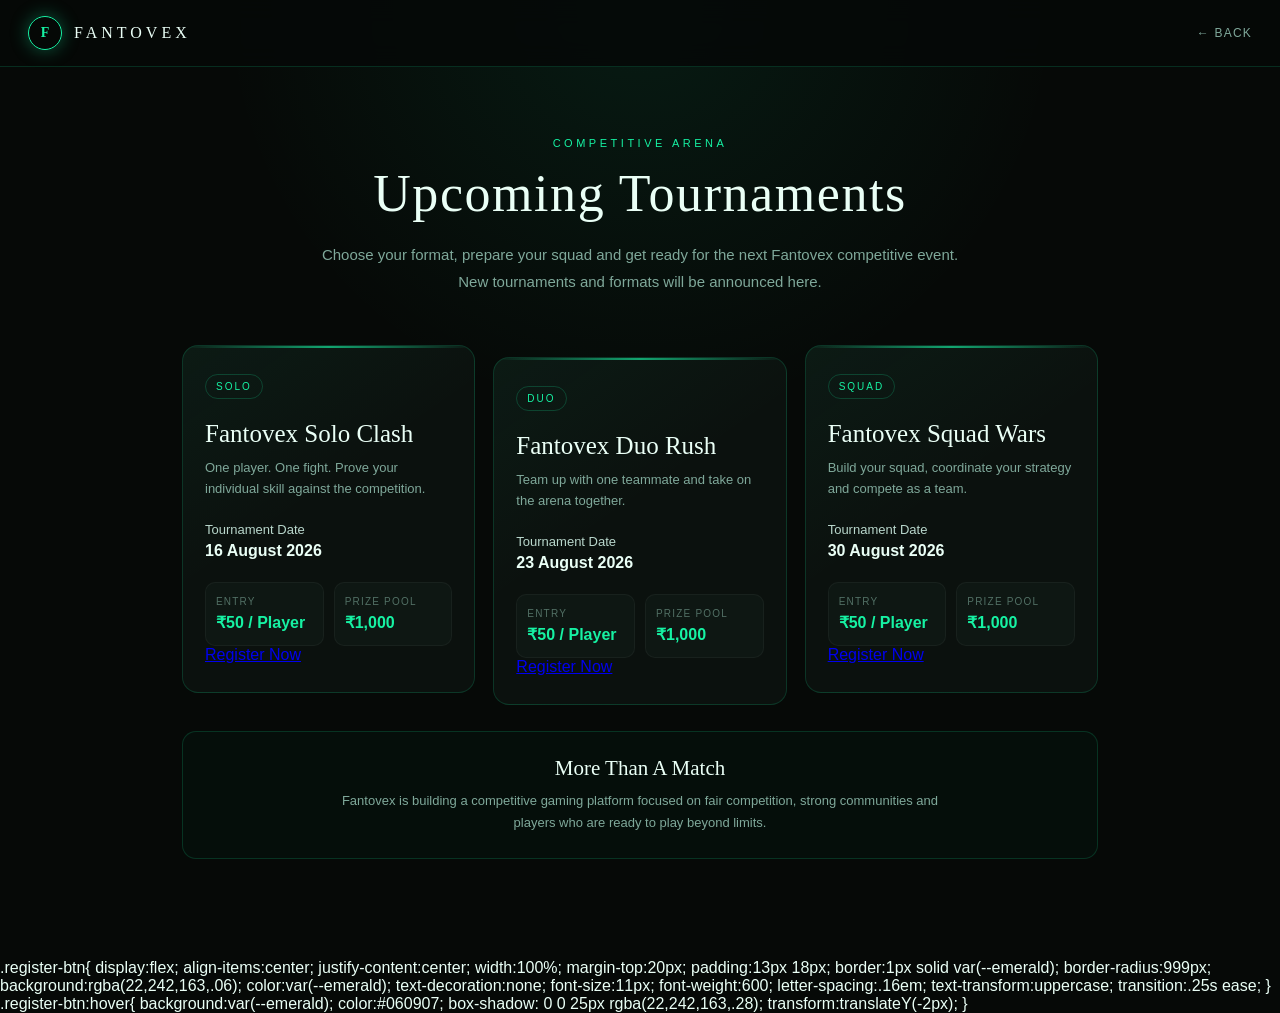
<file: fantovex-tournament.html>
<!DOCTYPE html>
<html lang="en">
<head>
<meta charset="UTF-8">
<meta name="viewport" content="width=device-width, initial-scale=1.0">

<meta name="theme-color" content="#060907">
<meta name="description" content="Fantovex Esports — Upcoming competitive tournaments.">

<title>Fantovex — Tournaments</title>

<style>
:root{
  --bg:#060907;
  --panel:#0b110e;
  --panel2:#0e1713;
  --emerald:#16f2a3;
  --emerald2:#0bc982;
  --text:#eafff6;
  --mist:#7fa89a;
  --muted:#527065;
  --line:rgba(22,242,163,.16);
}

*{
  box-sizing:border-box;
  margin:0;
  padding:0;
}

html{
  scroll-behavior:smooth;
}

body{
  background:
    radial-gradient(circle at 50% 0%,rgba(22,242,163,.08),transparent 35%),
    var(--bg);
  color:var(--text);
  font-family:Arial,sans-serif;
  min-height:100vh;
}

/* HEADER */

header{
  position:sticky;
  top:0;
  z-index:50;
  display:flex;
  align-items:center;
  justify-content:space-between;
  padding:16px 28px;
  background:rgba(6,9,7,.88);
  backdrop-filter:blur(12px);
  border-bottom:1px solid var(--line);
}

.brand{
  display:flex;
  align-items:center;
  gap:12px;
}

.brand-mark{
  width:34px;
  height:34px;
  border-radius:50%;
  border:1px solid var(--emerald);
  display:flex;
  align-items:center;
  justify-content:center;
  box-shadow:0 0 18px rgba(22,242,163,.35);
  overflow:hidden;
}

.brand-mark span{
  font-family:Georgia,serif;
  font-size:14px;
  font-weight:bold;
  color:var(--emerald);
}

.brand-name{
  font-family:Georgia,serif;
  font-size:16px;
  letter-spacing:.25em;
}

.back-link{
  color:var(--mist);
  text-decoration:none;
  font-size:12px;
  letter-spacing:.1em;
  text-transform:uppercase;
  transition:.25s;
}

.back-link:hover{
  color:var(--emerald);
}

/* MAIN */

main{
  max-width:960px;
  margin:auto;
  padding:70px 22px 100px;
}

.hero{
  text-align:center;
  margin-bottom:50px;
}

.eyebrow{
  color:var(--emerald);
  font-size:11px;
  letter-spacing:.32em;
  text-transform:uppercase;
  margin-bottom:15px;
}

h1{
  font-family:Georgia,serif;
  font-weight:400;
  font-size:clamp(32px,7vw,52px);
  letter-spacing:.03em;
  margin-bottom:18px;
}

.hero p{
  max-width:650px;
  margin:auto;
  color:var(--mist);
  font-size:15px;
  line-height:1.8;
}

/* TOURNAMENT GRID */

.tournaments{
  display:grid;
  grid-template-columns:repeat(3,1fr);
  gap:18px;
}

.card{
  position:relative;
  background:
    linear-gradient(145deg,rgba(22,242,163,.045),transparent 45%),
    var(--panel);
  border:1px solid var(--line);
  border-radius:16px;
  padding:28px 22px;
  overflow:hidden;
  transition:transform .25s ease,border-color .25s ease,box-shadow .25s ease;
}

.card:hover{
  transform:translateY(-5px);
  border-color:rgba(22,242,163,.42);
  box-shadow:0 18px 45px rgba(0,0,0,.35);
}

.card::before{
  content:"";
  position:absolute;
  top:0;
  left:0;
  right:0;
  height:2px;
  background:linear-gradient(90deg,transparent,var(--emerald),transparent);
  opacity:.65;
}

.format{
  display:inline-block;
  padding:6px 10px;
  border:1px solid rgba(22,242,163,.2);
  border-radius:50px;
  color:var(--emerald);
  font-size:10px;
  letter-spacing:.2em;
  text-transform:uppercase;
  margin-bottom:20px;
}

.card h2{
  font-family:Georgia,serif;
  font-weight:400;
  font-size:25px;
  line-height:1.2;
  margin-bottom:9px;
}

.card .description{
  color:var(--mist);
  font-size:13px;
  line-height:1.6;
  min-height:42px;
}

.date{
  margin-top:22px;
  color:#b9d7cc;
  font-size:13px;
}

.date strong{
  display:block;
  color:var(--text);
  font-size:16px;
  margin-top:5px;
}

.stats{
  display:grid;
  grid-template-columns:1fr 1fr;
  gap:10px;
  margin-top:22px;
}

.stat{
  background:var(--panel2);
  border:1px solid rgba(255,255,255,.045);
  border-radius:10px;
  padding:13px 10px;
}

.stat span{
  display:block;
  color:var(--muted);
  font-size:10px;
  letter-spacing:.12em;
  text-transform:uppercase;
  margin-bottom:6px;
}

.stat strong{
  color:var(--emerald);
  font-size:16px;
}

.status{
  margin-top:20px;
  padding:10px;
  text-align:center;
  border-radius:8px;
  background:rgba(22,242,163,.055);
  color:var(--mist);
  font-size:10px;
  letter-spacing:.13em;
  text-transform:uppercase;
}

/* BOTTOM MESSAGE */

.notice{
  margin-top:38px;
  padding:24px;
  text-align:center;
  border:1px solid var(--line);
  border-radius:14px;
  background:rgba(22,242,163,.025);
}

.notice h3{
  font-family:Georgia,serif;
  font-size:21px;
  font-weight:400;
  margin-bottom:9px;
}

.notice p{
  max-width:620px;
  margin:auto;
  color:var(--mist);
  font-size:13px;
  line-height:1.7;
}

/* MOBILE */

@media(max-width:760px){

  header{
    padding:14px 18px;
  }

  .brand-name{
    font-size:14px;
  }

  main{
    padding:55px 16px 80px;
  }

  .hero{
    margin-bottom:35px;
  }

  .hero p{
    font-size:14px;
  }

  .tournaments{
    grid-template-columns:1fr;
    gap:15px;
  }

  .card{
    padding:25px 20px;
  }

  .card h2{
    font-size:24px;
  }
}

@media(min-width:761px){
  .card:nth-child(2){
    transform:translateY(12px);
  }

  .card:nth-child(2):hover{
    transform:translateY(7px);
  }
}
</style>
</head>

<body>

<header>

  <div class="brand">
    <div class="brand-mark">
      <span>F</span>
    </div>

    <div class="brand-name">
      FANTOVEX
    </div>
  </div>

  <a class="back-link" href="index.html">
    ← Back
  </a>

</header>


<main>

  <section class="hero">

    <div class="eyebrow">
      Competitive Arena
    </div>

    <h1>
      Upcoming Tournaments
    </h1>

    <p>
      Choose your format, prepare your squad and get ready
      for the next Fantovex competitive event.
      New tournaments and formats will be announced here.
    </p>

  </section>


  <section class="tournaments">


    <!-- SOLO -->

    <article class="card">

      <span class="format">
        Solo
      </span>

      <h2>
        Fantovex Solo Clash
      </h2>

      <p class="description">
        One player. One fight. Prove your individual skill
        against the competition.
      </p>

      <div class="date">
        Tournament Date
        <strong>
          16 August 2026
        </strong>
      </div>

      <div class="stats">

        <div class="stat">
          <span>
            Entry
          </span>

          <strong>
            ₹50 / Player
          </strong>
        </div>

        <div class="stat">
          <span>
            Prize Pool
          </span>

          <strong>
            ₹1,000
          </strong>
        </div>

      </div>

      <a href="register.html?format=solo"
   class="register-btn">
  Register Now
</a>

    </article>


    <!-- DUO -->

    <article class="card">

      <span class="format">
        Duo
      </span>

      <h2>
        Fantovex Duo Rush
      </h2>

      <p class="description">
        Team up with one teammate and take on the arena
        together.
      </p>

      <div class="date">
        Tournament Date
        <strong>
          23 August 2026
        </strong>
      </div>

      <div class="stats">

        <div class="stat">
          <span>
            Entry
          </span>

          <strong>
            ₹50 / Player
          </strong>
        </div>

        <div class="stat">
          <span>
            Prize Pool
          </span>

          <strong>
            ₹1,000
          </strong>
        </div>

      </div>

     <a href="register.html?format=duo"
   class="register-btn">
  Register Now
</a>

    </article>


    <!-- SQUAD -->

    <article class="card">

      <span class="format">
        Squad
      </span>

      <h2>
        Fantovex Squad Wars
      </h2>

      <p class="description">
        Build your squad, coordinate your strategy and
        compete as a team.
      </p>

      <div class="date">
        Tournament Date
        <strong>
          30 August 2026
        </strong>
      </div>

      <div class="stats">

        <div class="stat">
          <span>
            Entry
          </span>

          <strong>
            ₹50 / Player
          </strong>
        </div>

        <div class="stat">
          <span>
            Prize Pool
          </span>

          <strong>
            ₹1,000
          </strong>
        </div>

      </div>

      <a href="register.html?format=squad"
   class="register-btn">
  Register Now
</a>

    </article>

  </section>


  <section class="notice">

    <h3>
      More Than A Match
    </h3>

    <p>
      Fantovex is building a competitive gaming platform
      focused on fair competition, strong communities and
      players who are ready to play beyond limits.
    </p>

  </section>

</main>

</body>
  </html>
.register-btn{
  display:flex;
  align-items:center;
  justify-content:center;

  width:100%;
  margin-top:20px;
  padding:13px 18px;

  border:1px solid var(--emerald);
  border-radius:999px;

  background:rgba(22,242,163,.06);
  color:var(--emerald);

  text-decoration:none;

  font-size:11px;
  font-weight:600;
  letter-spacing:.16em;
  text-transform:uppercase;

  transition:.25s ease;
}

.register-btn:hover{
  background:var(--emerald);
  color:#060907;

  box-shadow:
    0 0 25px rgba(22,242,163,.28);

  transform:translateY(-2px);
}
</file>
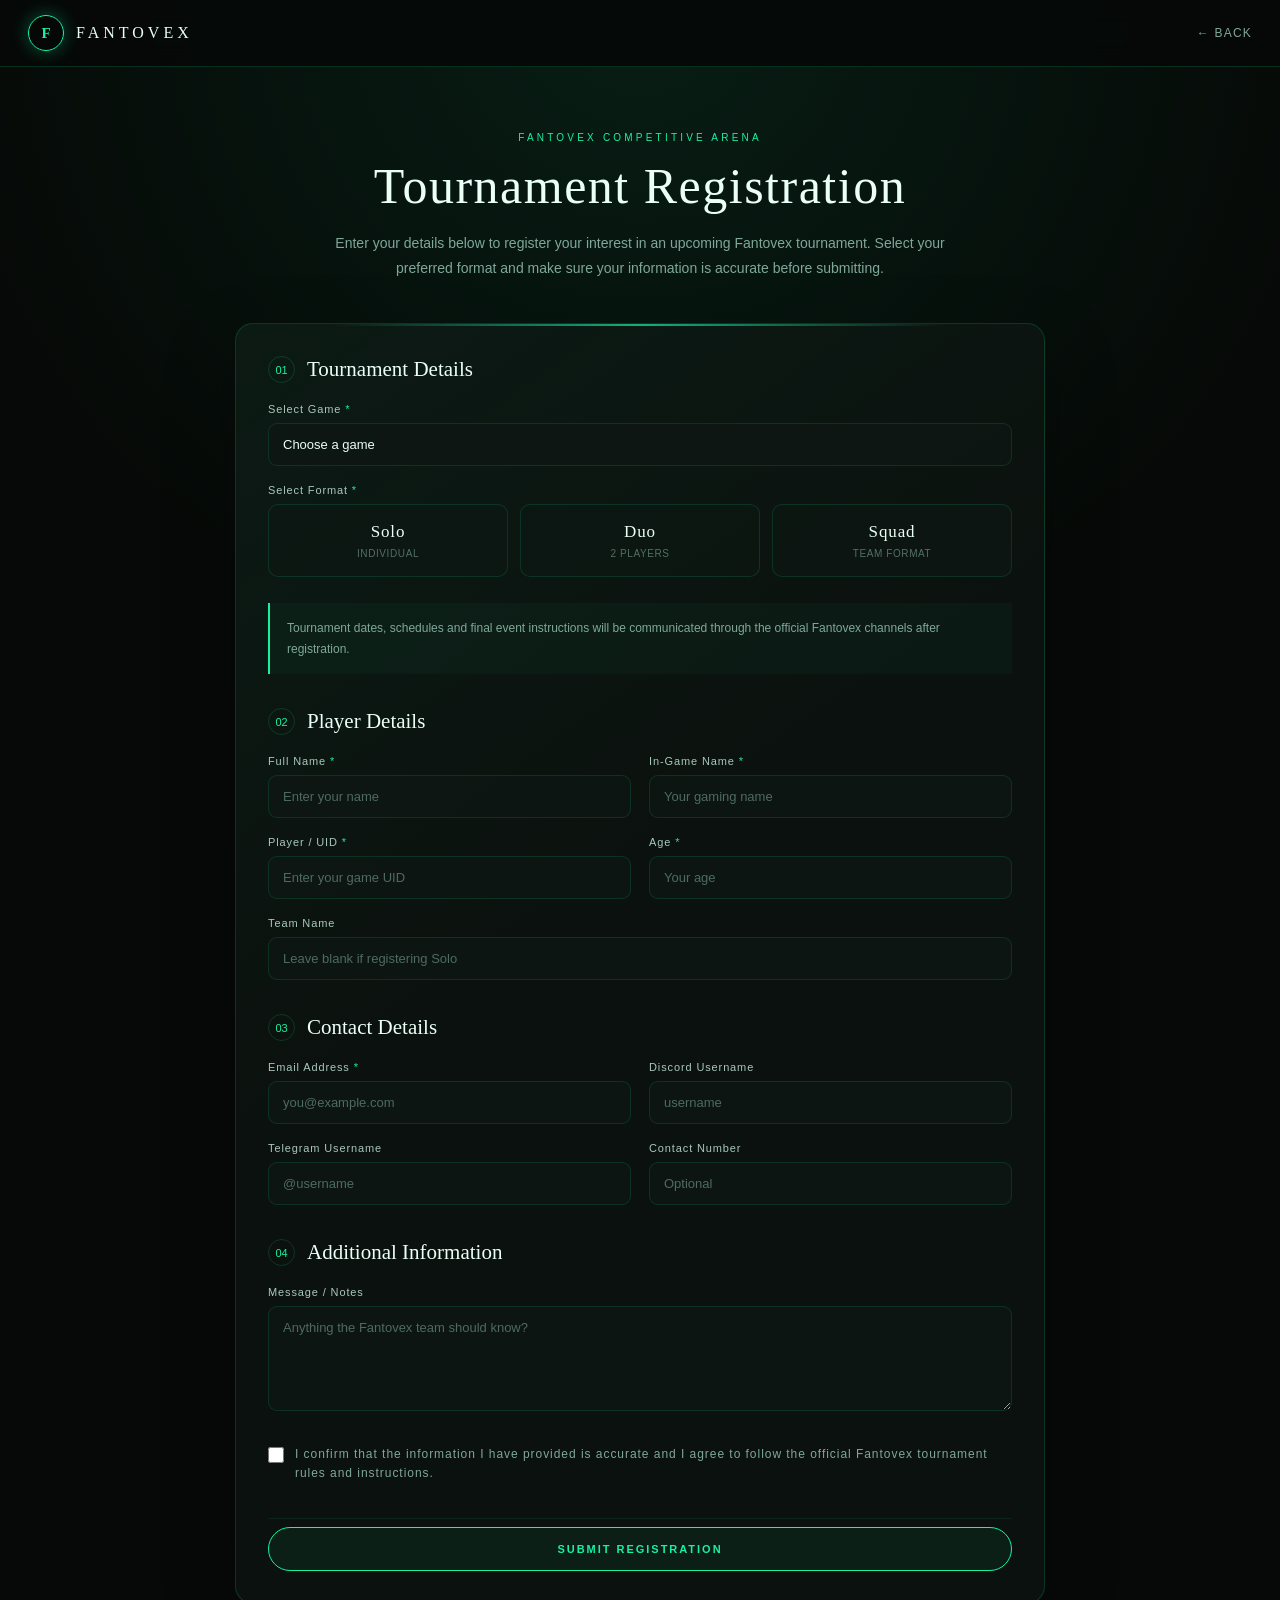
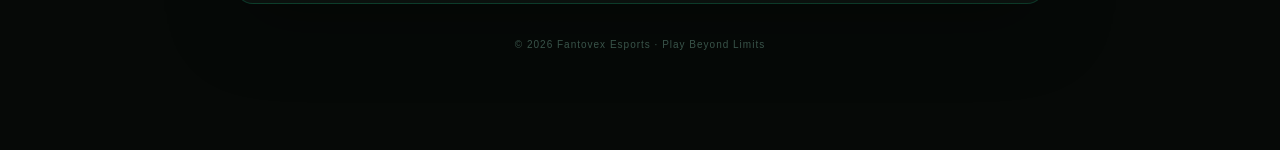
<file: register.html>
<!DOCTYPE html>
<html lang="en">
<head>
<meta charset="UTF-8">

<meta name="viewport"
      content="width=device-width, initial-scale=1.0">

<meta name="theme-color" content="#060907">

<meta name="description"
      content="Fantovex Esports Tournament Registration — Play Beyond Limits.">

<title>Fantovex — Tournament Registration</title>

<style>

:root{
  --bg:#060907;
  --panel:#0b110e;
  --panel2:#0e1713;

  --emerald:#16f2a3;
  --emerald2:#0bc982;

  --text:#eafff6;
  --mist:#7fa89a;
  --muted:#527065;

  --line:rgba(22,242,163,.16);
  --danger:#ff6b6b;
}

*{
  box-sizing:border-box;
  margin:0;
  padding:0;
}

html{
  scroll-behavior:smooth;
}

body{
  min-height:100vh;

  background:
    radial-gradient(
      circle at 50% 0%,
      rgba(22,242,163,.09),
      transparent 38%
    ),
    var(--bg);

  color:var(--text);

  font-family:
    Arial,
    Helvetica,
    sans-serif;
}


/* =========================
   HEADER
========================= */

header{
  position:sticky;
  top:0;
  z-index:100;

  display:flex;
  align-items:center;
  justify-content:space-between;

  padding:15px 28px;

  background:rgba(6,9,7,.88);

  backdrop-filter:blur(12px);
  -webkit-backdrop-filter:blur(12px);

  border-bottom:1px solid var(--line);
}

.brand{
  display:flex;
  align-items:center;
  gap:12px;

  text-decoration:none;
  color:var(--text);
}

.brand-mark{
  width:36px;
  height:36px;

  border:1px solid var(--emerald);
  border-radius:50%;

  display:flex;
  align-items:center;
  justify-content:center;

  box-shadow:
    0 0 18px rgba(22,242,163,.32);

  overflow:hidden;
}

.brand-mark span{
  color:var(--emerald);

  font-family:Georgia,serif;

  font-size:15px;
  font-weight:bold;
}

.brand-name{
  font-family:Georgia,serif;

  font-size:16px;

  letter-spacing:.25em;
}

.back-link{
  color:var(--mist);

  text-decoration:none;

  font-size:12px;

  letter-spacing:.1em;

  text-transform:uppercase;

  transition:.25s;
}

.back-link:hover{
  color:var(--emerald);
}


/* =========================
   MAIN
========================= */

main{
  width:100%;
  max-width:850px;

  margin:0 auto;

  padding:
    65px 20px
    100px;
}


/* =========================
   HERO
========================= */

.hero{
  text-align:center;

  margin-bottom:42px;
}

.eyebrow{
  color:var(--emerald);

  font-size:10px;

  letter-spacing:.32em;

  text-transform:uppercase;

  margin-bottom:14px;
}

.hero h1{
  font-family:Georgia,serif;

  font-weight:400;

  font-size:
    clamp(32px,7vw,50px);

  letter-spacing:.03em;

  margin-bottom:16px;
}

.hero p{
  max-width:650px;

  margin:0 auto;

  color:var(--mist);

  font-size:14px;

  line-height:1.8;
}


/* =========================
   FORM CONTAINER
========================= */

.form-shell{
  position:relative;

  background:
    linear-gradient(
      145deg,
      rgba(22,242,163,.045),
      transparent 45%
    ),
    var(--panel);

  border:1px solid var(--line);

  border-radius:18px;

  padding:32px;

  box-shadow:
    0 25px 70px rgba(0,0,0,.25);
}

.form-shell::before{
  content:"";

  position:absolute;

  top:0;
  left:12%;
  right:12%;

  height:2px;

  background:
    linear-gradient(
      90deg,
      transparent,
      var(--emerald),
      transparent
    );

  opacity:.7;
}


/* =========================
   SECTION TITLES
========================= */

.form-section{
  margin-bottom:34px;
}

.section-title{
  display:flex;
  align-items:center;
  gap:12px;

  margin-bottom:20px;

  color:var(--text);

  font-family:Georgia,serif;

  font-size:21px;

  font-weight:400;
}

.section-number{
  width:27px;
  height:27px;

  display:flex;
  align-items:center;
  justify-content:center;

  border:1px solid var(--line);

  border-radius:50%;

  color:var(--emerald);

  font-family:Arial,sans-serif;

  font-size:11px;
}


/* =========================
   INPUT GRID
========================= */

.grid{
  display:grid;

  grid-template-columns:
    repeat(2,1fr);

  gap:18px;
}

.field{
  display:flex;
  flex-direction:column;
}

.field.full{
  grid-column:
    1 / -1;
}

label{
  color:#a9c8bd;

  font-size:11px;

  letter-spacing:.08em;

  margin-bottom:8px;
}

.required{
  color:var(--emerald);
}


/* =========================
   INPUTS
========================= */

input,
select,
textarea{
  width:100%;

  border:1px solid
    rgba(22,242,163,.13);

  border-radius:9px;

  outline:none;

  background:
    rgba(14,23,19,.9);

  color:var(--text);

  padding:13px 14px;

  font-family:Arial,sans-serif;

  font-size:13px;

  transition:
    border-color .25s,
    box-shadow .25s,
    background .25s;
}

input::placeholder,
textarea::placeholder{
  color:#4d6b60;
}

input:focus,
select:focus,
textarea:focus{
  border-color:
    rgba(22,242,163,.65);

  background:#0c1511;

  box-shadow:
    0 0 0 3px
    rgba(22,242,163,.06);
}

select{
  appearance:none;

  -webkit-appearance:none;

  cursor:pointer;
}

textarea{
  min-height:105px;

  resize:vertical;
}


/* =========================
   FORMAT OPTIONS
========================= */

.format-options{
  display:grid;

  grid-template-columns:
    repeat(3,1fr);

  gap:12px;
}

.format-option{
  position:relative;
}

.format-option input{
  position:absolute;

  opacity:0;

  pointer-events:none;
}

.format-label{
  display:block;

  padding:17px 10px;

  text-align:center;

  border:1px solid
    rgba(22,242,163,.13);

  border-radius:10px;

  background:
    rgba(14,23,19,.7);

  color:var(--mist);

  cursor:pointer;

  transition:.25s;
}

.format-label strong{
  display:block;

  color:var(--text);

  font-family:Georgia,serif;

  font-size:17px;

  font-weight:400;

  margin-bottom:5px;
}

.format-label small{
  font-size:10px;

  color:var(--muted);

  letter-spacing:.06em;
}

.format-option input:checked
+ .format-label{
  border-color:var(--emerald);

  background:
    rgba(22,242,163,.07);

  box-shadow:
    0 0 20px
    rgba(22,242,163,.08);
}

.format-option input:checked
+ .format-label strong{
  color:var(--emerald);
}


/* =========================
   INFO BOX
========================= */

.info-box{
  margin-top:18px;

  padding:15px 17px;

  border-left:
    2px solid var(--emerald);

  background:
    rgba(22,242,163,.035);

  color:var(--mist);

  font-size:12px;

  line-height:1.7;
}


/* =========================
   CHECKBOX
========================= */

.agreement{
  display:flex;

  align-items:flex-start;

  gap:11px;

  margin-top:10px;

  color:var(--mist);

  font-size:12px;

  line-height:1.6;

  cursor:pointer;
}

.agreement input{
  width:16px;
  height:16px;

  min-width:16px;

  margin-top:2px;

  accent-color:var(--emerald);
}

.agreement a{
  color:var(--emerald);

  text-decoration:none;
}


/* =========================
   SUBMIT
========================= */

.submit-area{
  padding-top:8px;

  border-top:
    1px solid rgba(22,242,163,.08);
}

.submit-btn{
  width:100%;

  border:1px solid var(--emerald);

  border-radius:999px;

  padding:15px 20px;

  background:
    rgba(22,242,163,.06);

  color:var(--emerald);

  font-size:11px;

  font-weight:600;

  letter-spacing:.18em;

  text-transform:uppercase;

  cursor:pointer;

  transition:
    background .25s,
    color .25s,
    box-shadow .25s,
    transform .25s;
}

.submit-btn:hover{
  background:var(--emerald);

  color:#060907;

  box-shadow:
    0 0 30px
    rgba(22,242,163,.28);

  transform:translateY(-2px);
}

.submit-btn:active{
  transform:translateY(0);
}


/* =========================
   SUCCESS
========================= */

.success{
  display:none;

  text-align:center;

  padding:45px 20px;
}

.success-icon{
  width:65px;
  height:65px;

  margin:0 auto 22px;

  display:flex;
  align-items:center;
  justify-content:center;

  border:1px solid var(--emerald);

  border-radius:50%;

  color:var(--emerald);

  font-size:27px;

  box-shadow:
    0 0 30px
    rgba(22,242,163,.2);
}

.success h2{
  font-family:Georgia,serif;

  font-size:30px;

  font-weight:400;

  margin-bottom:12px;
}

.success p{
  max-width:540px;

  margin:auto;

  color:var(--mist);

  font-size:14px;

  line-height:1.8;
}

.success-note{
  margin-top:25px;

  padding:14px;

  border:1px solid var(--line);

  border-radius:9px;

  color:var(--muted);

  font-size:11px;
}


/* =========================
   FOOTER
========================= */

footer{
  text-align:center;

  margin-top:35px;

  color:#3f5c51;

  font-size:10px;

  letter-spacing:.1em;
}


/* =========================
   MOBILE
========================= */

@media(max-width:650px){

  header{
    padding:14px 18px;
  }

  .brand-name{
    font-size:14px;
  }

  main{
    padding:
      50px 15px
      75px;
  }

  .form-shell{
    padding:22px 17px;
  }

  .grid{
    grid-template-columns:1fr;
  }

  .field.full{
    grid-column:auto;
  }

  .format-options{
    grid-template-columns:1fr;
  }

  .hero{
    margin-bottom:32px;
  }

  .hero h1{
    font-size:34px;
  }

  .hero p{
    font-size:13px;
  }
}

</style>
</head>


<body>


<!-- =========================
     HEADER
========================= -->

<header>

  <a href="index.html"
     class="brand"
     aria-label="Fantovex Home">

    <div class="brand-mark">
      <span>F</span>
    </div>

    <span class="brand-name">
      FANTOVEX
    </span>

  </a>


  <a href="index.html"
     class="back-link">

    ← Back

  </a>

</header>



<main>


<!-- =========================
     HERO
========================= -->

<section class="hero">

  <div class="eyebrow">
    Fantovex Competitive Arena
  </div>

  <h1>
    Tournament Registration
  </h1>

  <p>
    Enter your details below to register your interest
    in an upcoming Fantovex tournament. Select your
    preferred format and make sure your information is
    accurate before submitting.
  </p>

</section>



<!-- =========================
     FORM
========================= -->

<div class="form-shell">


<form id="registrationForm">


<!-- =========================
     TOURNAMENT
========================= -->

<section class="form-section">

  <h2 class="section-title">

    <span class="section-number">
      01
    </span>

    Tournament Details

  </h2>


  <div class="grid">


    <div class="field full">

      <label>
        Select Game
        <span class="required">*</span>
      </label>

      <select
        id="game"
        name="game"
        required>

        <option value="">
          Choose a game
        </option>

        <option value="Free Fire">
          Free Fire
        </option>

        <option value="BGMI">
          BGMI
        </option>

        <option value="Call of Duty Mobile">
          Call of Duty Mobile
        </option>

      </select>

    </div>


    <div class="field full">

      <label>
        Select Format
        <span class="required">*</span>
      </label>


      <div class="format-options">


        <div class="format-option">

          <input
            type="radio"
            id="solo"
            name="format"
            value="Solo"
            required>

          <label
            for="solo"
            class="format-label">

            <strong>
              Solo
            </strong>

            <small>
              INDIVIDUAL
            </small>

          </label>

        </div>


        <div class="format-option">

          <input
            type="radio"
            id="duo"
            name="format"
            value="Duo">

          <label
            for="duo"
            class="format-label">

            <strong>
              Duo
            </strong>

            <small>
              2 PLAYERS
            </small>

          </label>

        </div>


        <div class="format-option">

          <input
            type="radio"
            id="squad"
            name="format"
            value="Squad">

          <label
            for="squad"
            class="format-label">

            <strong>
              Squad
            </strong>

            <small>
              TEAM FORMAT
            </small>

          </label>

        </div>


      </div>

    </div>


  </div>


  <div class="info-box">

    Tournament dates, schedules and final event
    instructions will be communicated through the
    official Fantovex channels after registration.

  </div>

</section>



<!-- =========================
     PLAYER
========================= -->

<section class="form-section">

  <h2 class="section-title">

    <span class="section-number">
      02
    </span>

    Player Details

  </h2>


  <div class="grid">


    <div class="field">

      <label for="fullName">
        Full Name
        <span class="required">*</span>
      </label>

      <input
        type="text"
        id="fullName"
        name="fullName"
        placeholder="Enter your name"
        autocomplete="name"
        required>

    </div>


    <div class="field">

      <label for="ign">
        In-Game Name
        <span class="required">*</span>
      </label>

      <input
        type="text"
        id="ign"
        name="ign"
        placeholder="Your gaming name"
        required>

    </div>


    <div class="field">

      <label for="playerId">
        Player / UID
        <span class="required">*</span>
      </label>

      <input
        type="text"
        id="playerId"
        name="playerId"
        placeholder="Enter your game UID"
        required>

    </div>


    <div class="field">

      <label for="age">
        Age
        <span class="required">*</span>
      </label>

      <input
        type="number"
        id="age"
        name="age"
        min="13"
        max="100"
        placeholder="Your age"
        required>

    </div>


    <div class="field full">

      <label for="teamName">
        Team Name
      </label>

      <input
        type="text"
        id="teamName"
        name="teamName"
        placeholder="Leave blank if registering Solo">

    </div>


  </div>

</section>



<!-- =========================
     CONTACT
========================= -->

<section class="form-section">

  <h2 class="section-title">

    <span class="section-number">
      03
    </span>

    Contact Details

  </h2>


  <div class="grid">


    <div class="field">

      <label for="email">
        Email Address
        <span class="required">*</span>
      </label>

      <input
        type="email"
        id="email"
        name="email"
        placeholder="you@example.com"
        autocomplete="email"
        required>

    </div>


    <div class="field">

      <label for="discord">
        Discord Username
      </label>

      <input
        type="text"
        id="discord"
        name="discord"
        placeholder="username">

    </div>


    <div class="field">

      <label for="telegram">
        Telegram Username
      </label>

      <input
        type="text"
        id="telegram"
        name="telegram"
        placeholder="@username">

    </div>


    <div class="field">

      <label for="contact">
        Contact Number
      </label>

      <input
        type="tel"
        id="contact"
        name="contact"
        placeholder="Optional">

    </div>


  </div>

</section>



<!-- =========================
     MESSAGE
========================= -->

<section class="form-section">

  <h2 class="section-title">

    <span class="section-number">
      04
    </span>

    Additional Information

  </h2>


  <div class="field">

    <label for="message">
      Message / Notes
    </label>

    <textarea
      id="message"
      name="message"
      placeholder="Anything the Fantovex team should know?"></textarea>

  </div>

</section>



<!-- =========================
     AGREEMENT
========================= -->

<section class="form-section">

  <label class="agreement">

    <input
      type="checkbox"
      id="rules"
      name="rules"
      required>

    <span>
      I confirm that the information I have provided
      is accurate and I agree to follow the official
      Fantovex tournament rules and instructions.
    </span>

  </label>

</section>



<!-- =========================
     SUBMIT
========================= -->

<div class="submit-area">

  <button
    type="submit"
    class="submit-btn">

    Submit Registration

  </button>

</div>


</form>



<!-- =========================
     SUCCESS
========================= -->

<div
  class="success"
  id="success">

  <div class="success-icon">
    ✓
  </div>

  <h2>
    Registration Received
  </h2>

  <p>
    Your registration details have been prepared
    successfully. Keep an eye on the official Fantovex
    channels for tournament updates and instructions.
  </p>

  <div class="success-note">
    Fantovex — Play Beyond Limits
  </div>

</div>


</div>



<footer>

  © 2026 Fantovex Esports · Play Beyond Limits

</footer>


</main>



<script>

const form =
  document.getElementById("registrationForm");

const success =
  document.getElementById("success");


form.addEventListener("submit", function(event){

  event.preventDefault();


  /*
   * GitHub Pages is static hosting.
   *
   * This currently shows a confirmation screen
   * instead of pretending that the data was sent
   * to a server.
   *
   * We can connect this form to your Google Form
   * afterward.
   */


  form.style.display = "none";

  success.style.display = "block";

  window.scrollTo({
    top: 0,
    behavior: "smooth"
  });

});

</script>


</body>
</html>
</file>
